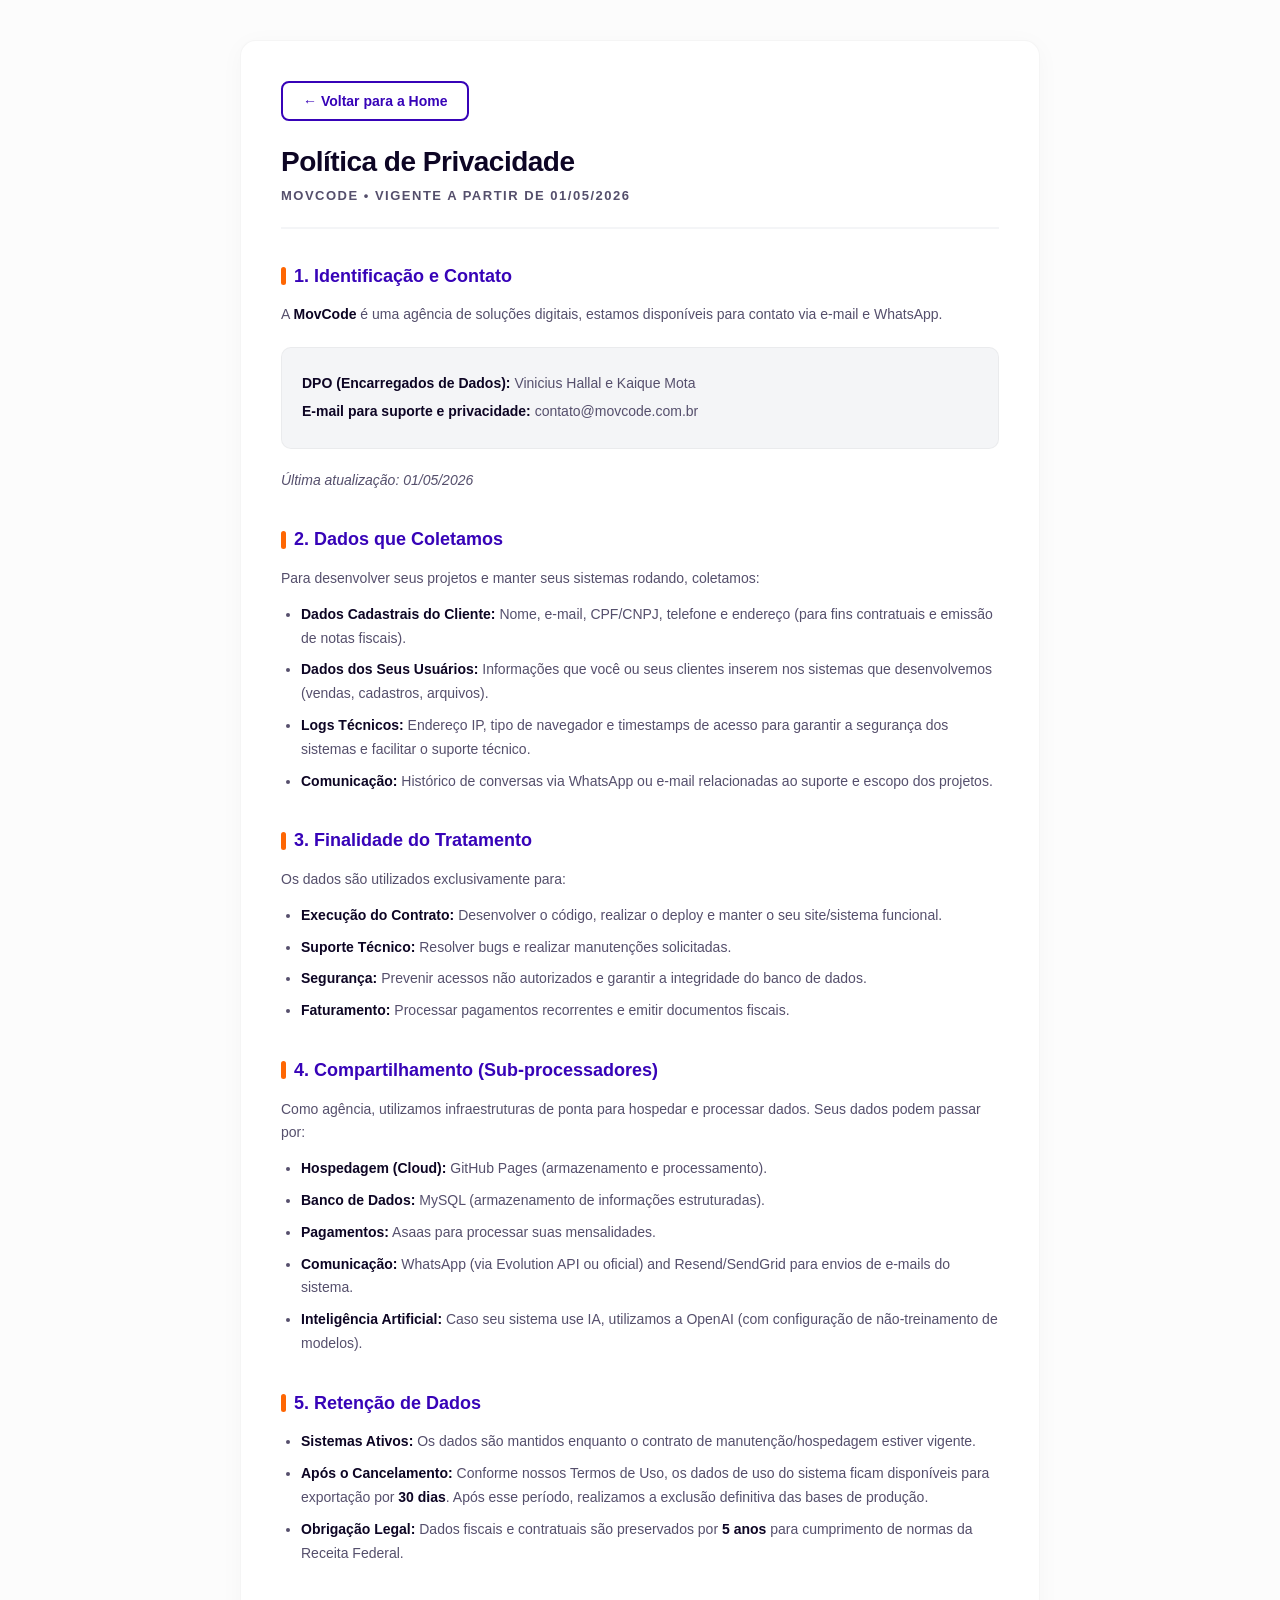
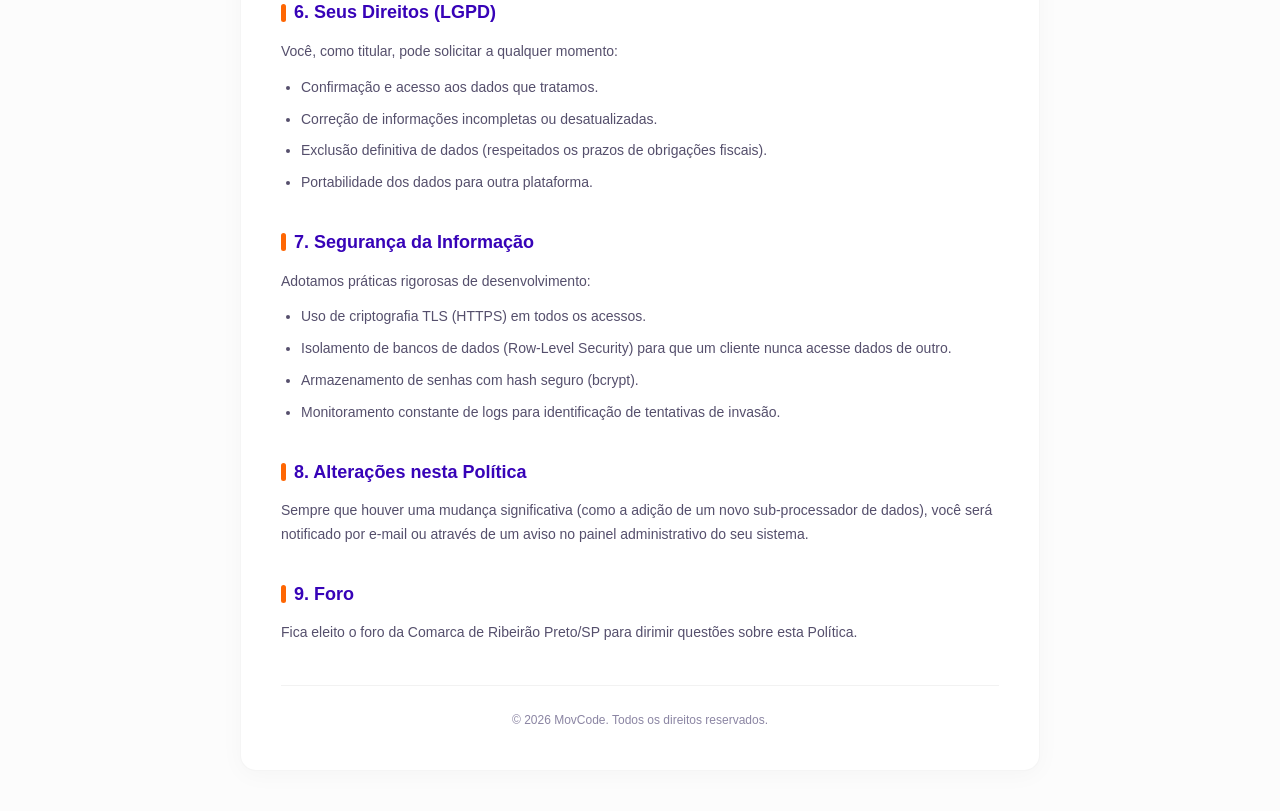
<file: politica.html>
<!DOCTYPE html>
<html lang="pt-br">
<head>
    <!-- Google tag (gtag.js) -->
<script async src="https://www.googletagmanager.com/gtag/js?id=G-1CKRK3S37W"></script>
<script>
  window.dataLayer = window.dataLayer || [];
  function gtag(){dataLayer.push(arguments);}
  gtag('js', new Date());

  gtag('config', 'G-1CKRK3S37W');
</script>
    <meta charset="UTF-8">
    <meta name="viewport" content="width=device-width, initial-scale=1.0">
    <title>Política de Privacidade - MovCode</title>
    <style>
        :root {
            --primaria: #3703B8;
            --destaque: #FE6603;
            --branco: #FFFFFF;
            --escuro: #0D0524;
            --cinza-claro: #F4F5F7;
            --texto-secundario: #554f6c;
        }

        * { 
            margin: 0; 
            padding: 0; 
            box-sizing: border-box; 
            font-family: 'Poppins', sans-serif; 
        }

        body { 
            color: var(--escuro); 
            background-color: #fcfcfc; 
            line-height: 1.7; 
            padding: 40px 16px;
            min-height: 100vh;
            display: flex;
            flex-direction: column;
            align-items: center;
        }

        .container-privacidade {
            width: 100%;
            max-width: 800px;
            background: var(--branco);
            padding: 40px;
            border-radius: 16px;
            box-shadow: 0 4px 24px rgba(0,0,0,0.03);
            border: 1px solid rgba(0,0,0,0.04);
        }

        .btn-voltar-home {
            display: inline-flex;
            align-items: center;
            gap: 8px;
            background-color: transparent;
            border: 2px solid var(--primaria);
            color: var(--primaria);
            padding: 10px 20px;
            border-radius: 8px;
            font-size: 14px;
            font-weight: 600;
            cursor: pointer;
            transition: all 0.3s ease;
            text-decoration: none;
            margin-bottom: 24px;
        }

        .btn-voltar-home:hover {
            background-color: var(--primaria);
            color: var(--branco);
        }

        header {
            border-bottom: 2px solid var(--cinza-claro);
            padding-bottom: 20px;
            margin-bottom: 32px;
        }

        h1 {
            color: var(--escuro);
            font-size: 28px;
            margin-bottom: 6px;
            line-height: 1.2;
            letter-spacing: -0.5px;
        }

        .version {
            color: var(--texto-secundario);
            font-size: 13px;
            text-transform: uppercase;
            letter-spacing: 1.5px;
            font-weight: 600;
        }

        section {
            margin-bottom: 32px;
        }

        h2 {
            color: var(--primaria);
            font-size: 18px;
            margin-bottom: 12px;
            display: flex;
            align-items: center;
            gap: 8px;
        }

        h2::before {
            content: '';
            display: inline-block;
            width: 5px;
            height: 18px;
            background-color: var(--destaque);
            border-radius: 4px;
        }

        p, li {
            font-size: 14px;
            margin-bottom: 12px;
            color: var(--texto-secundario);
        }

        ul {
            padding-left: 20px;
            margin-bottom: 16px;
        }

        li {
            margin-bottom: 8px;
        }

        strong {
            color: var(--escuro);
            font-weight: 600;
        }

        .contact-box {
            background-color: var(--cinza-claro);
            border: 1px solid rgba(0,0,0,0.04);
            padding: 20px;
            border-radius: 10px;
            margin: 20px 0;
        }

        .contact-box p {
            margin: 4px 0;
            font-size: 14px;
        }

        .footer {
            margin-top: 40px;
            font-size: 12px;
            color: #8b85a3;
            text-align: center;
            border-top: 1px solid rgba(0,0,0,0.05);
            padding-top: 24px;
            font-weight: 500;
        }

        @media (max-width: 600px) {
            body { padding: 16px 8px; }
            .container-privacidade { padding: 24px 16px; }
            h1 { font-size: 22px; }
            h2 { font-size: 16px; }
            p, li { font-size: 13px; }
        }
    </style>
</head>
<body>

    <div class="container-privacidade">
        
        <button id="btn-voltar-home" class="btn-voltar-home" onclick="window.location.href='index.html'">
            &larr; Voltar para a Home
        </button>

        <header>
            <h1>Política de Privacidade</h1>
            <div class="version">MovCode &bull; Vigente a partir de 01/05/2026</div>
        </header>

        <section>
            <h2>1. Identificação e Contato</h2>
            <p>A <strong>MovCode</strong> é uma agência de soluções digitais, estamos disponíveis para contato via e-mail e WhatsApp.</p>
            <div class="contact-box">
                <p><strong>DPO (Encarregados de Dados):</strong> Vinicius Hallal e Kaique Mota</p>
                <p><strong>E-mail para suporte e privacidade:</strong> contato@movcode.com.br</p>
            </div>
            <p><em>Última atualização: 01/05/2026</em></p>
        </section>

        <section>
            <h2>2. Dados que Coletamos</h2>
            <p>Para desenvolver seus projetos e manter seus sistemas rodando, coletamos:</p>
            <ul>
                <li><strong>Dados Cadastrais do Cliente:</strong> Nome, e-mail, CPF/CNPJ, telefone e endereço (para fins contratuais e emissão de notas fiscais).</li>
                <li><strong>Dados dos Seus Usuários:</strong> Informações que você ou seus clientes inserem nos sistemas que desenvolvemos (vendas, cadastros, arquivos).</li>
                <li><strong>Logs Técnicos:</strong> Endereço IP, tipo de navegador e timestamps de acesso para garantir a segurança dos sistemas e facilitar o suporte técnico.</li>
                <li><strong>Comunicação:</strong> Histórico de conversas via WhatsApp ou e-mail relacionadas ao suporte e escopo dos projetos.</li>
            </ul>
        </section>

        <section>
            <h2>3. Finalidade do Tratamento</h2>
            <p>Os dados são utilizados exclusivamente para:</p>
            <ul>
                <li><strong>Execução do Contrato:</strong> Desenvolver o código, realizar o deploy e manter o seu site/sistema funcional.</li>
                <li><strong>Suporte Técnico:</strong> Resolver bugs e realizar manutenções solicitadas.</li>
                <li><strong>Segurança:</strong> Prevenir acessos não autorizados e garantir a integridade do banco de dados.</li>
                <li><strong>Faturamento:</strong> Processar pagamentos recorrentes e emitir documentos fiscais.</li>
            </ul>
        </section>

        <section>
            <h2>4. Compartilhamento (Sub-processadores)</h2>
            <p>Como agência, utilizamos infraestruturas de ponta para hospedar e processar dados. Seus dados podem passar por:</p>
            <ul>
                <li><strong>Hospedagem (Cloud):</strong> GitHub Pages (armazenamento e processamento).</li>
                <li><strong>Banco de Dados:</strong> MySQL (armazenamento de informações estruturadas).</li>
                <li><strong>Pagamentos:</strong> Asaas para processar suas mensalidades.</li>
                <li><strong>Comunicação:</strong> WhatsApp (via Evolution API ou oficial) and Resend/SendGrid para envios de e-mails do sistema.</li>
                <li><strong>Inteligência Artificial:</strong> Caso seu sistema use IA, utilizamos a OpenAI (com configuração de não-treinamento de modelos).</li>
            </ul>
        </section>

        <section>
            <h2>5. Retenção de Dados</h2>
            <ul>
                <li><strong>Sistemas Ativos:</strong> Os dados são mantidos enquanto o contrato de manutenção/hospedagem estiver vigente.</li>
                <li><strong>Após o Cancelamento:</strong> Conforme nossos Termos de Uso, os dados de uso do sistema ficam disponíveis para exportação por <strong>30 dias</strong>. Após esse período, realizamos a exclusão definitiva das bases de produção.</li>
                <li><strong>Obrigação Legal:</strong> Dados fiscais e contratuais são preservados por <strong>5 anos</strong> para cumprimento de normas da Receita Federal.</li>
            </ul>
        </section>

        <section>
            <h2>6. Seus Direitos (LGPD)</h2>
            <p>Você, como titular, pode solicitar a qualquer momento:</p>
            <ul>
                <li>Confirmação e acesso aos dados que tratamos.</li>
                <li>Correção de informações incompletas ou desatualizadas.</li>
                <li>Exclusão definitiva de dados (respeitados os prazos de obrigações fiscais).</li>
                <li>Portabilidade dos dados para outra plataforma.</li>
            </ul>
        </section>

        <section>
            <h2>7. Segurança da Informação</h2>
            <p>Adotamos práticas rigorosas de desenvolvimento:</p>
            <ul>
                <li>Uso de criptografia TLS (HTTPS) em todos os acessos.</li>
                <li>Isolamento de bancos de dados (Row-Level Security) para que um cliente nunca acesse dados de outro.</li>
                <li>Armazenamento de senhas com hash seguro (bcrypt).</li>
                <li>Monitoramento constante de logs para identificação de tentativas de invasão.</li>
            </ul>
        </section>

        <section>
            <h2>8. Alterações nesta Política</h2>
            <p>Sempre que houver uma mudança significativa (como a adição de um novo sub-processador de dados), você será notificado por e-mail ou através de um aviso no painel administrativo do seu sistema.</p>
        </section>

        <section>
            <h2>9. Foro</h2>
            <p>Fica eleito o foro da Comarca de Ribeirão Preto/SP para dirimir questões sobre esta Política.</p>
        </section>

        <div class="footer">
            &copy; <span id="year">2026</span> MovCode. Todos os direitos reservados.
        </div>
        
    </div>

    <script>
        document.addEventListener('DOMContentLoaded', () => {
            const yearSpan = document.getElementById('year');
            if (yearSpan) {
                yearSpan.textContent = new Date().getFullYear();
            }
        });
    </script>
</body>
</html>
</file>
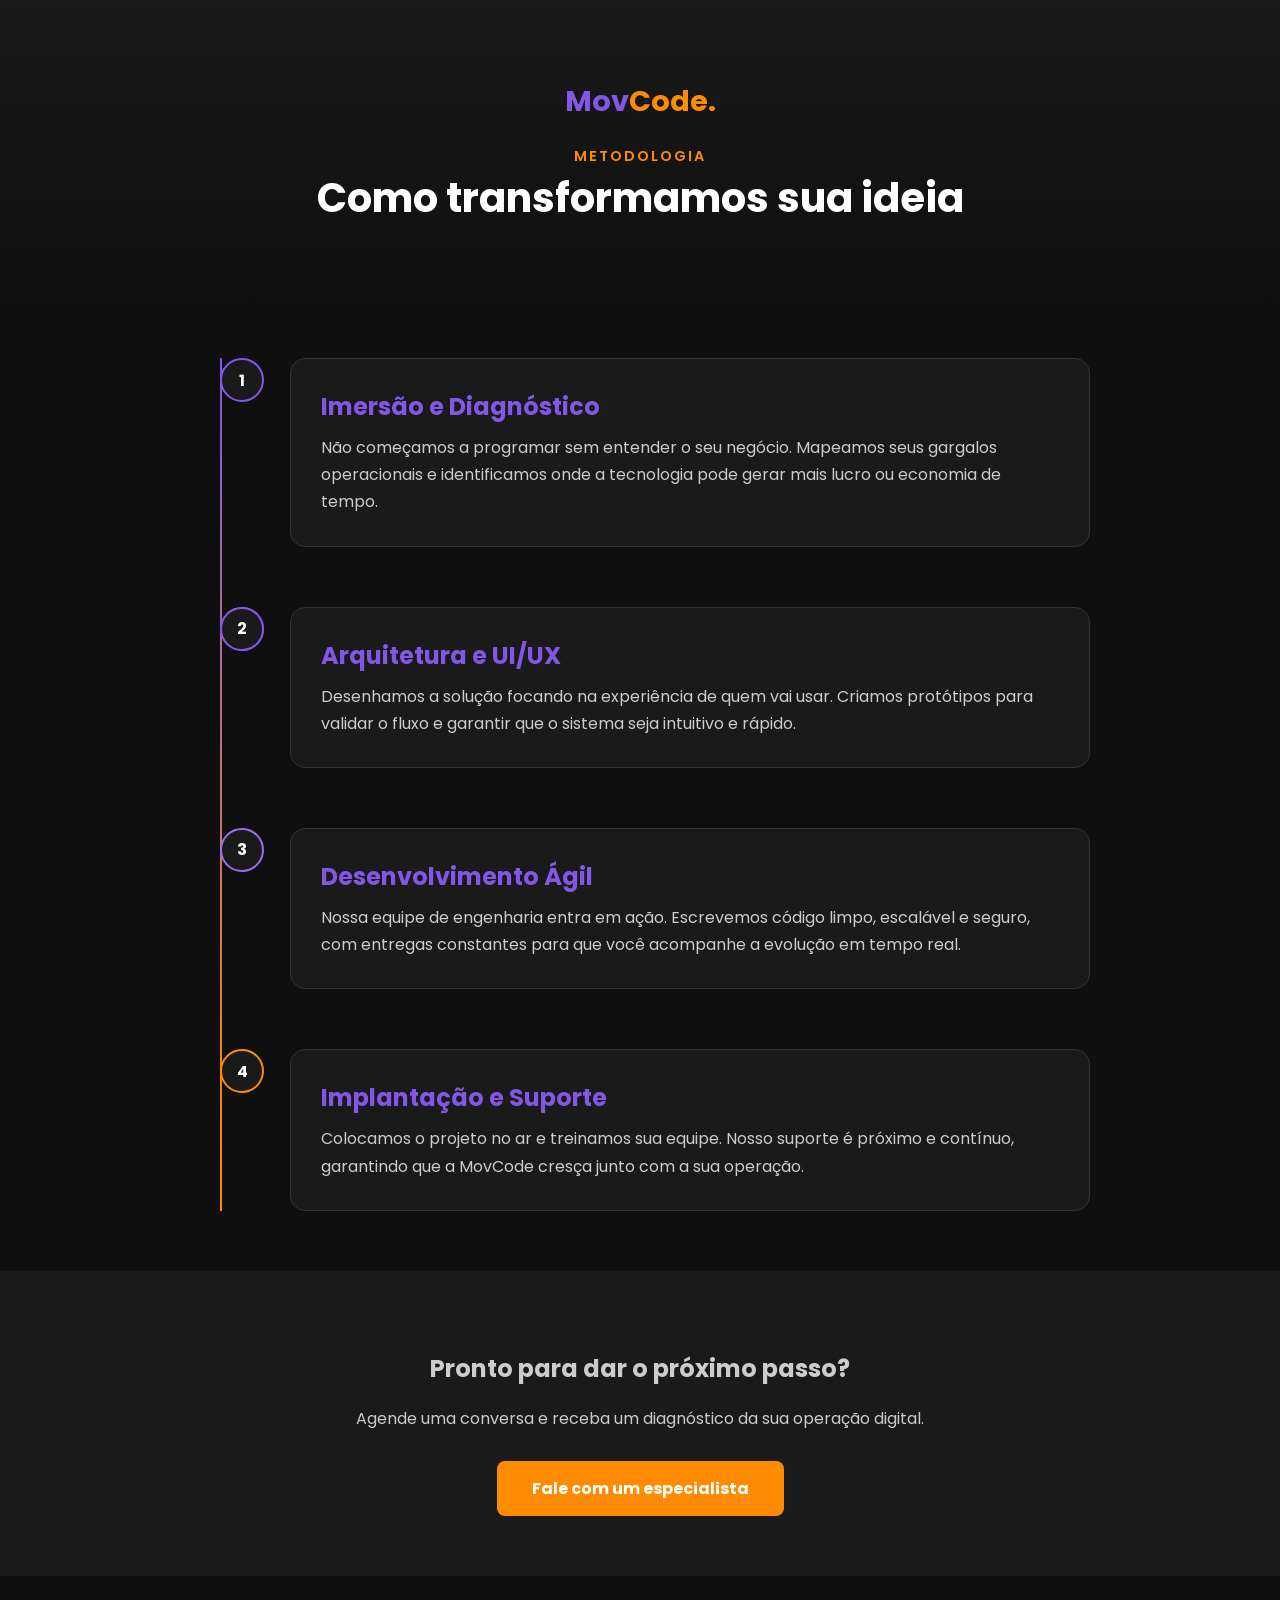
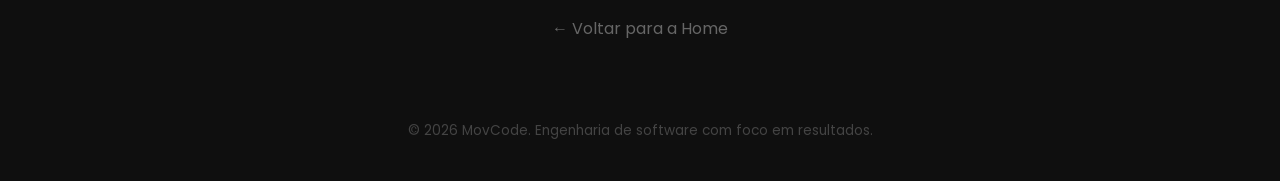
<file: processo.html>
<!DOCTYPE html>
<html lang="pt-BR">
<head>
    <!-- Google tag (gtag.js) -->
<script async src="https://www.googletagmanager.com/gtag/js?id=G-1CKRK3S37W"></script>
<script>
  window.dataLayer = window.dataLayer || [];
  function gtag(){dataLayer.push(arguments);}
  gtag('js', new Date());

  gtag('config', 'G-1CKRK3S37W');
</script>
    <meta charset="UTF-8">
    <meta name="viewport" content="width=device-width, initial-scale=1.0">
    <title>Nosso Processo | MovCode</title>
    <link href="https://fonts.googleapis.com/css2?family=Poppins:wght@300;400;600;700&display=swap" rel="stylesheet">
    <style>
        body {
            font-family: 'Poppins', sans-serif;
            background-color: #0f0f0f;
            color: #ccc;
            margin: 0;
            padding: 0;
        }
        .header-processo {
            padding: 80px 20px;
            text-align: center;
            background: linear-gradient(180deg, #1a1a1a 0%, #0f0f0f 100%);
        }
        .logo-box {
            font-size: 1.8rem;
            font-weight: bold;
            margin-bottom: 20px;
            display: block;
            text-decoration: none;
        }
        h1 {
            color: #fff;
            font-size: 2.5rem;
            margin: 0;
        }
        .subtitle {
            color: #ff8c00;
            font-weight: 600;
            text-transform: uppercase;
            font-size: 0.9rem;
            letter-spacing: 2px;
        }
        .timeline-container {
            max-width: 900px;
            margin: 50px auto;
            padding: 0 20px;
            position: relative;
        }
        /* Linha central da timeline */
        .timeline-container::before {
            content: '';
            position: absolute;
            left: 50px;
            top: 0;
            bottom: 0;
            width: 2px;
            background: linear-gradient(to bottom, #8257e5, #ff8c00);
        }
        .step {
            position: relative;
            margin-bottom: 60px;
            padding-left: 100px;
        }
        .step-number {
            position: absolute;
            left: 30px;
            top: 0;
            width: 40px;
            height: 40px;
            background: #1a1a1a;
            border: 2px solid #8257e5;
            border-radius: 50%;
            display: flex;
            align-items: center;
            justify-content: center;
            color: #fff;
            font-weight: bold;
            z-index: 2;
        }
        .step-content {
            background: #1a1a1a;
            padding: 30px;
            border-radius: 15px;
            border: 1px solid #333;
            transition: border-color 0.3s;
        }
        .step:hover .step-content {
            border-color: #8257e5;
        }
        .step h3 {
            color: #8257e5;
            margin: 0 0 10px 0;
            font-size: 1.5rem;
        }
        .step p {
            margin: 0;
            line-height: 1.7;
        }
        .cta-box {
            text-align: center;
            padding: 60px 20px;
            background: #1a1a1a;
            margin-top: 50px;
        }
        .btn-contato {
            background: #ff8c00;
            color: #fff;
            padding: 15px 35px;
            border-radius: 8px;
            text-decoration: none;
            font-weight: bold;
            display: inline-block;
            transition: opacity 0.3s;
        }
        .btn-contato:hover {
            opacity: 0.9;
        }
        .back-home {
            display: block;
            text-align: center;
            margin: 40px auto;
            color: #666;
            text-decoration: none;
        }
        footer {
            text-align: center;
            padding: 40px;
            color: #444;
            font-size: 0.85rem;
        }
    </style>
</head>
<body>

    <header class="header-processo">
        <a href="index.html" class="logo-box">
            <span style="color: #8257e5;">Mov</span><span style="color: #ff8c00;">Code.</span>
        </a>
        <span class="subtitle">Metodologia</span>
        <h1>Como transformamos sua ideia</h1>
    </header>

    <div class="timeline-container">
        
        <div class="step">
            <div class="step-number">1</div>
            <div class="step-content">
                <h3>Imersão e Diagnóstico</h3>
                <p>Não começamos a programar sem entender o seu negócio. Mapeamos seus gargalos operacionais e identificamos onde a tecnologia pode gerar mais lucro ou economia de tempo.</p>
            </div>
        </div>

        <div class="step">
            <div class="step-number">2</div>
            <div class="step-number" style="border-color: #8257e5;">2</div>
            <div class="step-content">
                <h3>Arquitetura e UI/UX</h3>
                <p>Desenhamos a solução focando na experiência de quem vai usar. Criamos protótipos para validar o fluxo e garantir que o sistema seja intuitivo e rápido.</p>
            </div>
        </div>

        <div class="step">
            <div class="step-number" style="border-color: #9b6ef3;">3</div>
            <div class="step-content">
                <h3>Desenvolvimento Ágil</h3>
                <p>Nossa equipe de engenharia entra em ação. Escrevemos código limpo, escalável e seguro, com entregas constantes para que você acompanhe a evolução em tempo real.</p>
            </div>
        </div>

        <div class="step">
            <div class="step-number" style="border-color: #ff8c00;">4</div>
            <div class="step-content">
                <h3>Implantação e Suporte</h3>
                <p>Colocamos o projeto no ar e treinamos sua equipe. Nosso suporte é próximo e contínuo, garantindo que a MovCode cresça junto com a sua operação.</p>
            </div>
        </div>

    </div>

    <div class="cta-box">
        <h2>Pronto para dar o próximo passo?</h2>
        <p style="margin-bottom: 30px;">Agende uma conversa e receba um diagnóstico da sua operação digital.</p>
        <a href="index.html#contato" class="btn-contato">Fale com um especialista</a>
    </div>

    <a href="index.html" class="back-home">← Voltar para a Home</a>

    <footer>
        &copy; 2026 MovCode. Engenharia de software com foco em resultados.
    </footer>

</body>
</html>
</file>
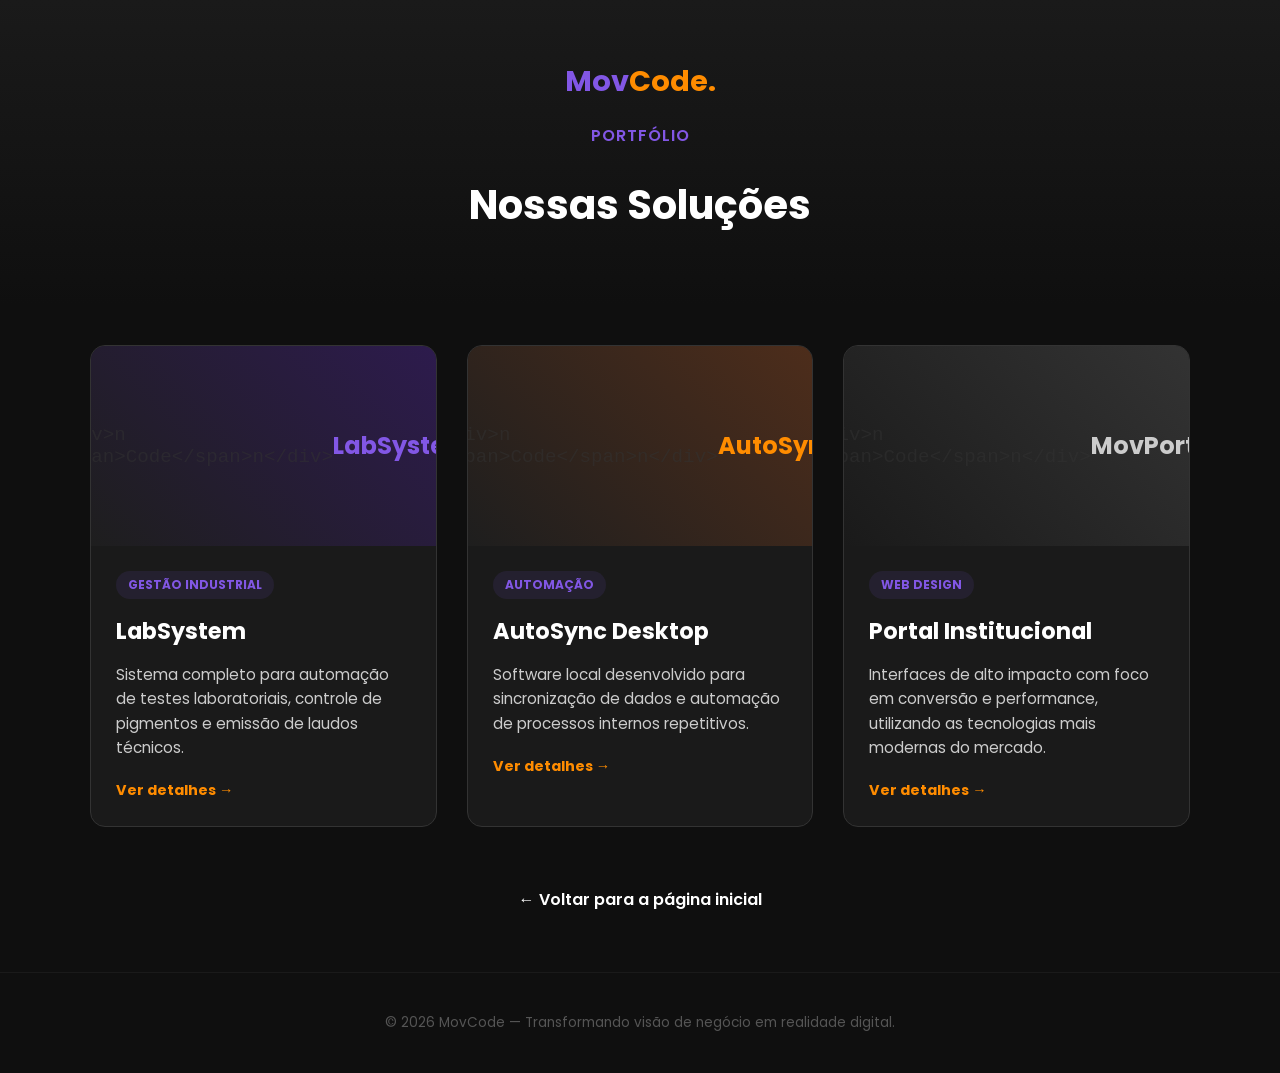
<file: projetos.html>
<!DOCTYPE html>
<html lang="pt-BR">
<head>
    <!-- Google tag (gtag.js) -->
<script async src="https://www.googletagmanager.com/gtag/js?id=G-1CKRK3S37W"></script>
<script>
  window.dataLayer = window.dataLayer || [];
  function gtag(){dataLayer.push(arguments);}
  gtag('js', new Date());

  gtag('config', 'G-1CKRK3S37W');
</script>
    <meta charset="UTF-8">
    <meta name="viewport" content="width=device-width, initial-scale=1.0">
    <title>Projetos | MovCode</title>
    <link href="https://fonts.googleapis.com/css2?family=Poppins:wght@300;400;600;700&display=swap" rel="stylesheet">
    <style>
        body {
            font-family: 'Poppins', sans-serif;
            background-color: #0f0f0f;
            color: #ccc;
            margin: 0;
            padding: 0;
        }
        .header-projetos {
            padding: 60px 20px;
            text-align: center;
            background: linear-gradient(180deg, #1a1a1a 0%, #0f0f0f 100%);
        }
        .logo-box {
            font-size: 1.8rem;
            font-weight: bold;
            margin-bottom: 20px;
            display: block;
            text-decoration: none;
        }
        h1 {
            color: #fff;
            font-size: 2.5rem;
            margin-bottom: 10px;
        }
        .subtitle {
            color: #8257e5;
            font-weight: 600;
            letter-spacing: 1px;
            text-transform: uppercase;
        }
        .container {
            max-width: 1100px;
            margin: 40px auto;
            padding: 0 20px;
            display: grid;
            grid-template-columns: repeat(auto-fit, minmax(320px, 1fr));
            gap: 30px;
        }
        .projeto-card {
            background: #1a1a1a;
            border: 1px solid #333;
            border-radius: 15px;
            overflow: hidden;
            transition: transform 0.3s ease, border-color 0.3s ease;
        }
        .projeto-card:hover {
            transform: translateY(-10px);
            border-color: #8257e5;
        }
        .projeto-thumb {
            height: 200px;
            background: #252525;
            display: flex;
            align-items: center;
            justify-content: center;
            position: relative;
            overflow: hidden;
        }
        /* Efeito de código no fundo do card */
        .projeto-thumb::before {
            content: "<div>\n  <span>Code</span>\n</div>";
            font-family: monospace;
            color: #333;
            font-size: 1.2rem;
            opacity: 0.5;
        }
        .projeto-content {
            padding: 25px;
        }
        .projeto-tag {
            background: rgba(130, 87, 229, 0.1);
            color: #8257e5;
            padding: 5px 12px;
            border-radius: 20px;
            font-size: 0.75rem;
            font-weight: bold;
            display: inline-block;
            margin-bottom: 15px;
        }
        h3 {
            color: #fff;
            margin: 0 0 10px 0;
            font-size: 1.4rem;
        }
        p {
            font-size: 0.95rem;
            line-height: 1.6;
            margin-bottom: 20px;
        }
        .btn-view {
            color: #ff8c00;
            text-decoration: none;
            font-weight: bold;
            font-size: 0.9rem;
            display: flex;
            align-items: center;
            gap: 5px;
        }
        .btn-view:hover {
            text-decoration: underline;
        }
        .back-home {
            display: block;
            text-align: center;
            margin: 60px auto;
            color: #fff;
            text-decoration: none;
            font-weight: 600;
            transition: color 0.3s;
        }
        .back-home:hover {
            color: #8257e5;
        }
        footer {
            text-align: center;
            padding: 40px;
            color: #555;
            font-size: 0.85rem;
            border-top: 1px solid #1a1a1a;
        }
    </style>
</head>
<body>

    <header class="header-projetos">
        <a href="index.html" class="logo-box">
            <span style="color: #8257e5;">Mov</span><span style="color: #ff8c00;">Code.</span>
        </a>
        <span class="subtitle">Portfólio</span>
        <h1>Nossas Soluções</h1>
    </header>

    <div class="container">
        
        <!-- Projeto 1 -->
        <div class="projeto-card">
            <div class="projeto-thumb" style="background: linear-gradient(45deg, #1e1e1e, #2d1b4d);">
                <span style="color: #8257e5; font-weight: bold; font-size: 1.5rem;">LabSystem</span>
            </div>
            <div class="projeto-content">
                <span class="projeto-tag">GESTÃO INDUSTRIAL</span>
                <h3>LabSystem</h3>
                <p>Sistema completo para automação de testes laboratoriais, controle de pigmentos e emissão de laudos técnicos.</p>
                <a href="#" class="btn-view">Ver detalhes →</a>
            </div>
        </div>

        <!-- Projeto 2 -->
        <div class="projeto-card">
            <div class="projeto-thumb" style="background: linear-gradient(45deg, #1e1e1e, #4d2d1b);">
                <span style="color: #ff8c00; font-weight: bold; font-size: 1.5rem;">AutoSync</span>
            </div>
            <div class="projeto-content">
                <span class="projeto-tag">AUTOMAÇÃO</span>
                <h3>AutoSync Desktop</h3>
                <p>Software local desenvolvido para sincronização de dados e automação de processos internos repetitivos.</p>
                <a href="#" class="btn-view">Ver detalhes →</a>
            </div>
        </div>

        <!-- Projeto 3 -->
        <div class="projeto-card">
            <div class="projeto-thumb" style="background: linear-gradient(45deg, #1a1a1a, #333);">
                <span style="color: #ccc; font-weight: bold; font-size: 1.5rem;">MovPortal</span>
            </div>
            <div class="projeto-content">
                <span class="projeto-tag">WEB DESIGN</span>
                <h3>Portal Institucional</h3>
                <p>Interfaces de alto impacto com foco em conversão e performance, utilizando as tecnologias mais modernas do mercado.</p>
                <a href="#" class="btn-view">Ver detalhes →</a>
            </div>
        </div>

    </div>

    <a href="index.html" class="back-home">← Voltar para a página inicial</a>

    <footer>
        &copy; 2026 MovCode — Transformando visão de negócio em realidade digital.
    </footer>

</body>
</html>
</file>
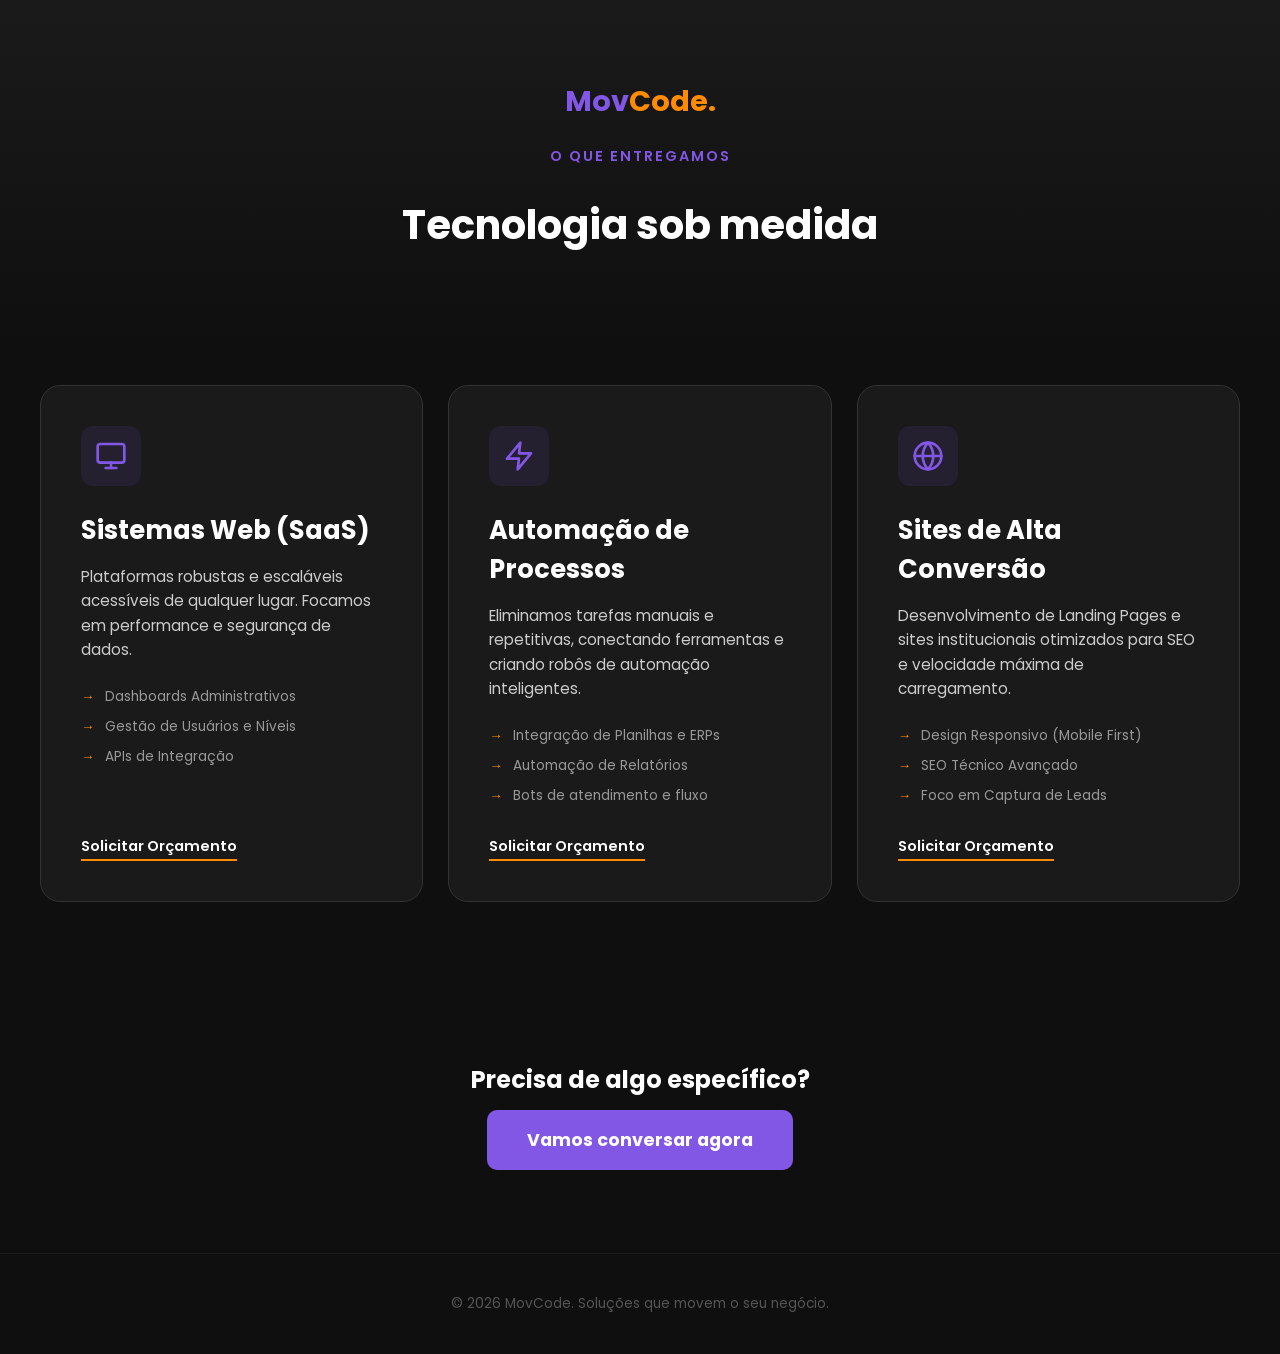
<file: servicos.html>
<!DOCTYPE html>
<html lang="pt-BR">
<head>
    <!-- Google tag (gtag.js) -->
<script async src="https://www.googletagmanager.com/gtag/js?id=G-1CKRK3S37W"></script>
<script>
  window.dataLayer = window.dataLayer || [];
  function gtag(){dataLayer.push(arguments);}
  gtag('js', new Date());

  gtag('config', 'G-1CKRK3S37W');
</script>
    <meta charset="UTF-8">
    <meta name="viewport" content="width=device-width, initial-scale=1.0">
    <title>Serviços | MovCode</title>
    <link href="https://fonts.googleapis.com/css2?family=Poppins:wght@300;400;600;700&display=swap" rel="stylesheet">
    <style>
        body {
            font-family: 'Poppins', sans-serif;
            background-color: #0f0f0f;
            color: #ccc;
            margin: 0;
            padding: 0;
        }
        .header-servicos {
            padding: 80px 20px;
            text-align: center;
            background: linear-gradient(180deg, #1a1a1a 0%, #0f0f0f 100%);
        }
        .logo-box {
            font-size: 1.8rem;
            font-weight: bold;
            margin-bottom: 20px;
            display: block;
            text-decoration: none;
        }
        h1 {
            color: #fff;
            font-size: 2.5rem;
            margin-bottom: 10px;
        }
        .subtitle {
            color: #8257e5;
            font-weight: 600;
            text-transform: uppercase;
            letter-spacing: 2px;
            font-size: 0.9rem;
        }
        .container {
            max-width: 1200px;
            margin: 40px auto;
            padding: 0 20px;
            display: grid;
            grid-template-columns: repeat(auto-fit, minmax(350px, 1fr));
            gap: 25px;
        }
        .servico-card {
            background: #1a1a1a;
            border: 1px solid #333;
            padding: 40px;
            border-radius: 20px;
            transition: all 0.3s ease;
            display: flex;
            flex-direction: column;
            justify-content: space-between;
        }
        .servico-card:hover {
            border-color: #8257e5;
            background: #1e1e1e;
            transform: translateY(-5px);
        }
        .icon-box {
            width: 60px;
            height: 60px;
            background: rgba(130, 87, 229, 0.1);
            border-radius: 12px;
            display: flex;
            align-items: center;
            justify-content: center;
            margin-bottom: 25px;
            color: #8257e5;
        }
        .servico-card h2 {
            color: #fff;
            font-size: 1.6rem;
            margin-bottom: 15px;
        }
        .servico-card p {
            font-size: 0.95rem;
            line-height: 1.6;
            margin-bottom: 25px;
        }
        .features-list {
            list-style: none;
            padding: 0;
            margin-bottom: 30px;
        }
        .features-list li {
            font-size: 0.85rem;
            margin-bottom: 10px;
            display: flex;
            align-items: center;
            gap: 10px;
            color: #999;
        }
        .features-list li::before {
            content: "→";
            color: #ff8c00;
            font-weight: bold;
        }
        .btn-saiba-mais {
            color: #fff;
            text-decoration: none;
            font-weight: 600;
            font-size: 0.9rem;
            border-bottom: 2px solid #ff8c00;
            align-self: flex-start;
            padding-bottom: 2px;
        }
        .cta-final {
            text-align: center;
            padding: 100px 20px;
        }
        .btn-principal {
            background: #8257e5;
            color: #fff;
            padding: 18px 40px;
            border-radius: 10px;
            text-decoration: none;
            font-weight: bold;
            font-size: 1.1rem;
            transition: background 0.3s;
        }
        .btn-principal:hover {
            background: #6a45c7;
        }
        footer {
            text-align: center;
            padding: 40px;
            border-top: 1px solid #1a1a1a;
            color: #555;
            font-size: 0.85rem;
        }
    </style>
</head>
<body>

    <header class="header-servicos">
        <a href="index.html" class="logo-box">
            <span style="color: #8257e5;">Mov</span><span style="color: #ff8c00;">Code.</span>
        </a>
        <span class="subtitle">O que entregamos</span>
        <h1>Tecnologia sob medida</h1>
    </header>

    <div class="container">
        
        <!-- Serviço 1 -->
        <div class="servico-card">
            <div>
                <div class="icon-box">
                    <svg width="32" height="32" viewBox="0 0 24 24" fill="none" stroke="currentColor" stroke-width="2" stroke-linecap="round" stroke-linejoin="round"><rect x="2" y="3" width="20" height="14" rx="2" ry="2"></rect><line x1="8" y1="21" x2="16" y2="21"></line><line x1="12" y1="17" x2="12" y2="21"></line></svg>
                </div>
                <h2>Sistemas Web (SaaS)</h2>
                <p>Plataformas robustas e escaláveis acessíveis de qualquer lugar. Focamos em performance e segurança de dados.</p>
                <ul class="features-list">
                    <li>Dashboards Administrativos</li>
                    <li>Gestão de Usuários e Níveis</li>
                    <li>APIs de Integração</li>
                </ul>
            </div>
            <a href="index.html#contato" class="btn-saiba-mais">Solicitar Orçamento</a>
        </div>

        <!-- Serviço 2 -->
        <div class="servico-card">
            <div>
                <div class="icon-box">
                    <svg width="32" height="32" viewBox="0 0 24 24" fill="none" stroke="currentColor" stroke-width="2" stroke-linecap="round" stroke-linejoin="round"><polygon points="13 2 3 14 12 14 11 22 21 10 12 10 13 2"></polygon></svg>
                </div>
                <h2>Automação de Processos</h2>
                <p>Eliminamos tarefas manuais e repetitivas, conectando ferramentas e criando robôs de automação inteligentes.</p>
                <ul class="features-list">
                    <li>Integração de Planilhas e ERPs</li>
                    <li>Automação de Relatórios</li>
                    <li>Bots de atendimento e fluxo</li>
                </ul>
            </div>
            <a href="index.html#contato" class="btn-saiba-mais">Solicitar Orçamento</a>
        </div>

        <!-- Serviço 3 -->
        <div class="servico-card">
            <div>
                <div class="icon-box">
                    <svg width="32" height="32" viewBox="0 0 24 24" fill="none" stroke="currentColor" stroke-width="2" stroke-linecap="round" stroke-linejoin="round"><circle cx="12" cy="12" r="10"></circle><line x1="2" y1="12" x2="22" y2="12"></line><path d="M12 2a15.3 15.3 0 0 1 4 10 15.3 15.3 0 0 1-4 10 15.3 15.3 0 0 1-4-10 15.3 15.3 0 0 1 4-10z"></path></svg>
                </div>
                <h2>Sites de Alta Conversão</h2>
                <p>Desenvolvimento de Landing Pages e sites institucionais otimizados para SEO e velocidade máxima de carregamento.</p>
                <ul class="features-list">
                    <li>Design Responsivo (Mobile First)</li>
                    <li>SEO Técnico Avançado</li>
                    <li>Foco em Captura de Leads</li>
                </ul>
            </div>
            <a href="index.html#contato" class="btn-saiba-mais">Solicitar Orçamento</a>
        </div>

    </div>

    <div class="cta-final">
        <h2 style="color: #fff; margin-bottom: 30px;">Precisa de algo específico?</h2>
        <a href="index.html#contato" class="btn-principal">Vamos conversar agora</a>
    </div>

    <footer>
        &copy; 2026 MovCode. Soluções que movem o seu negócio.
    </footer>

</body>
</html>
</file>
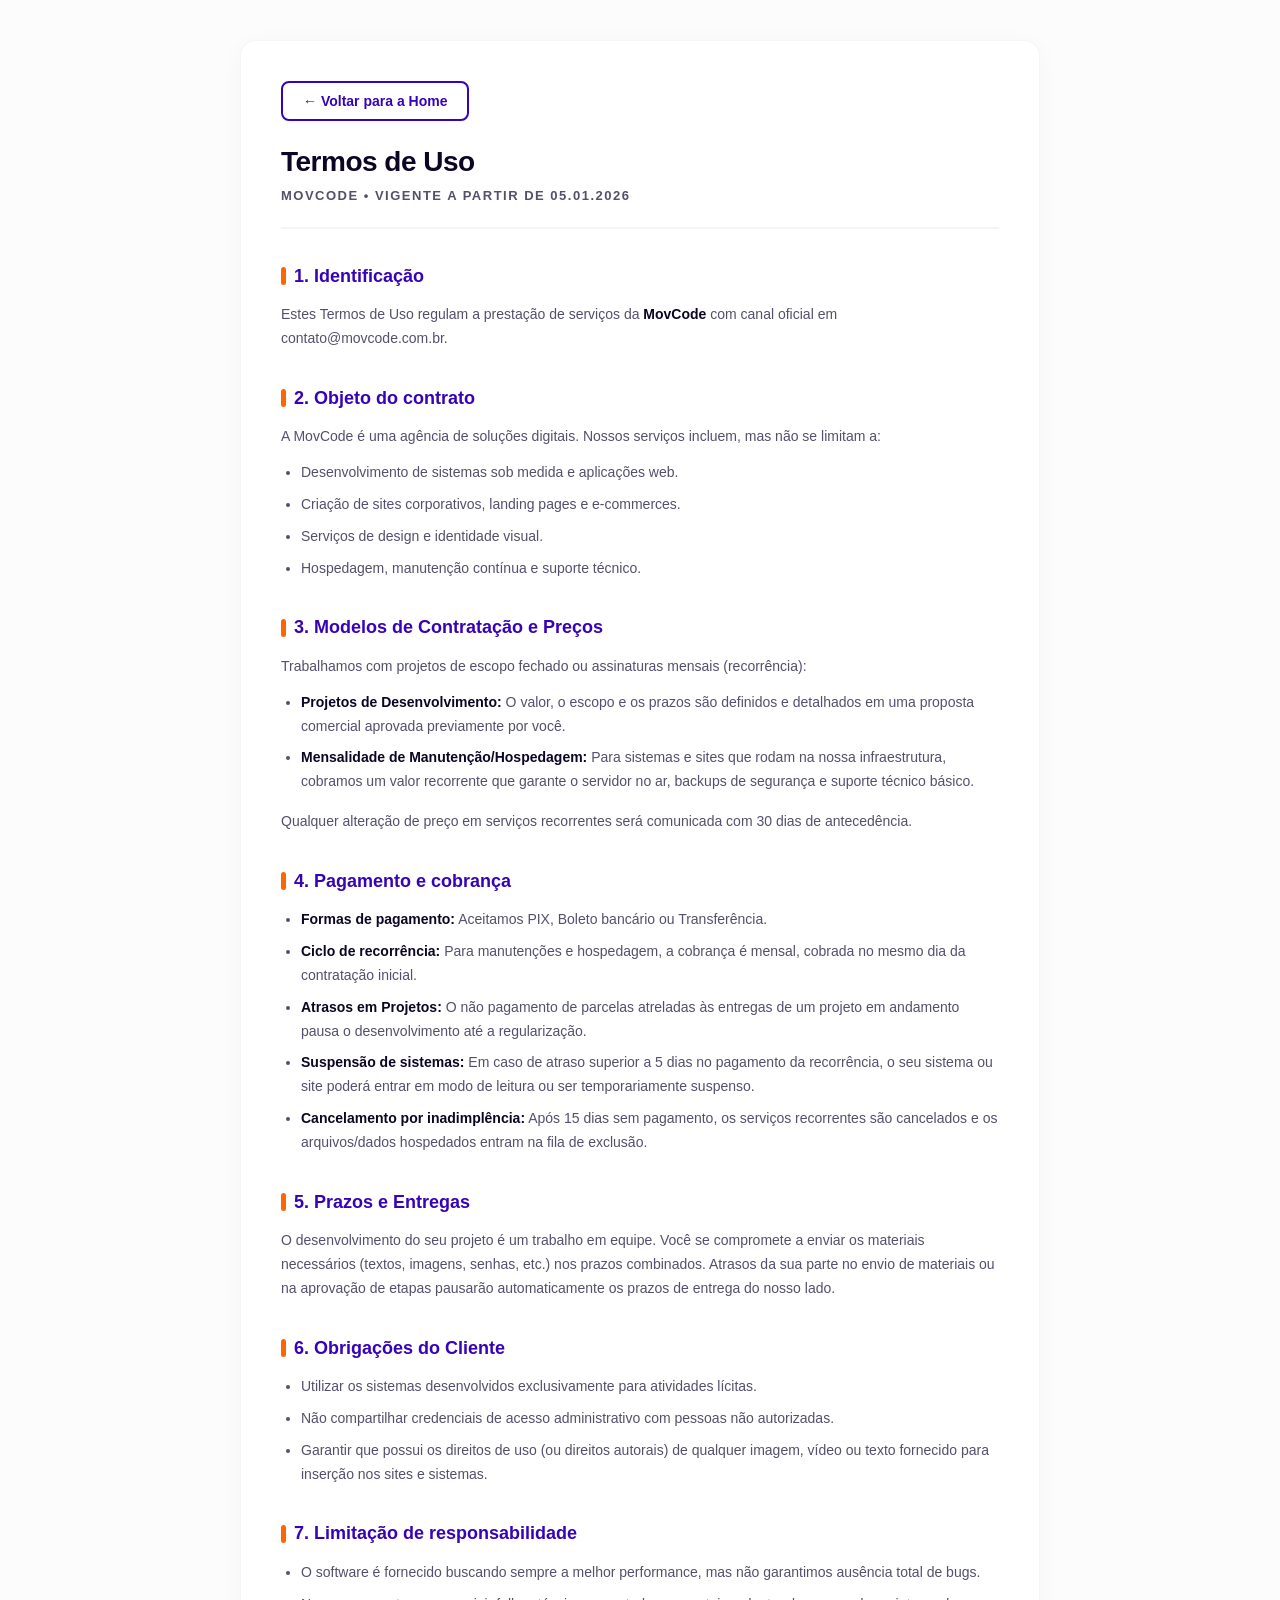
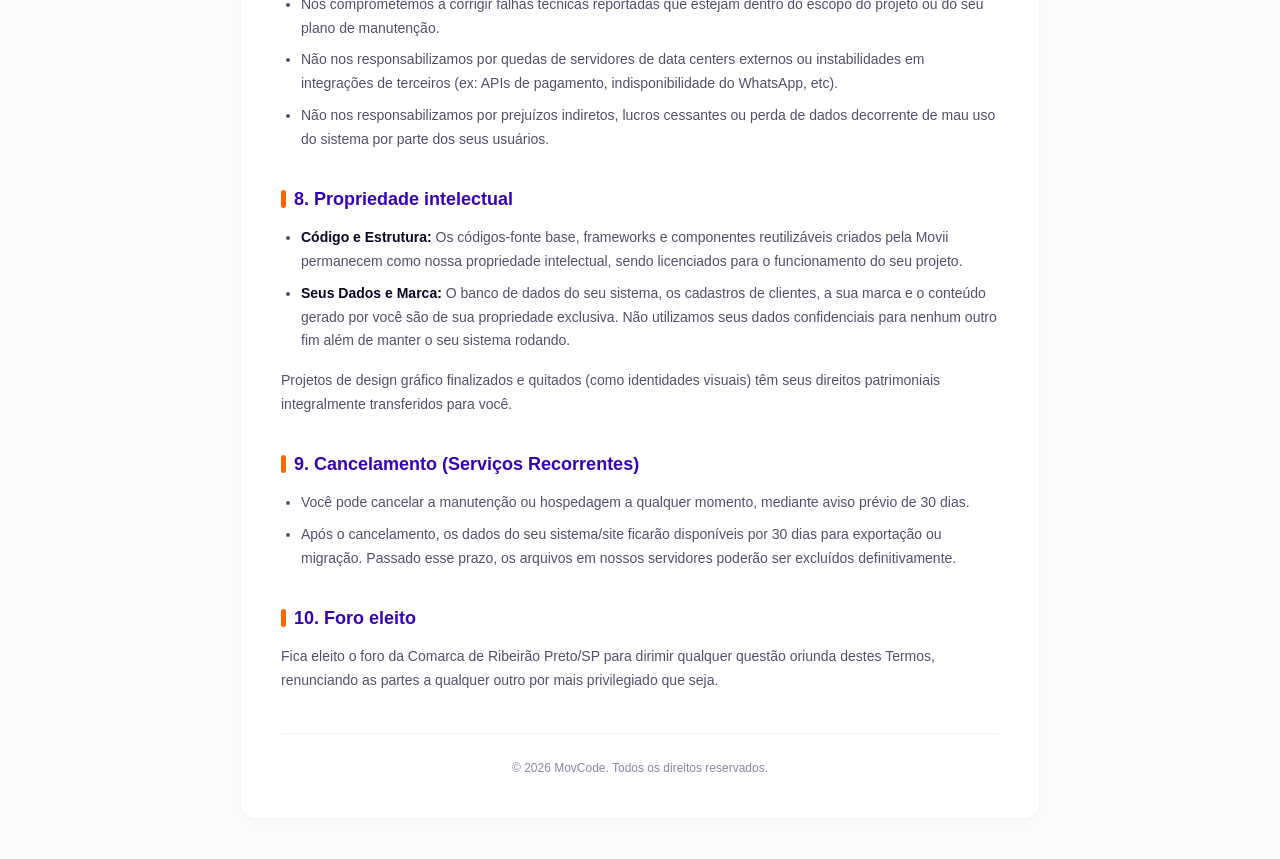
<file: termo.html>
<!DOCTYPE html>
<html lang="pt-br">
<head>
    <!-- Google tag (gtag.js) -->
<script async src="https://www.googletagmanager.com/gtag/js?id=G-1CKRK3S37W"></script>
<script>
  window.dataLayer = window.dataLayer || [];
  function gtag(){dataLayer.push(arguments);}
  gtag('js', new Date());

  gtag('config', 'G-1CKRK3S37W');
</script>
    <meta charset="UTF-8">
    <meta name="viewport" content="width=device-width, initial-scale=1.0">
    <title>Termos de Uso - MovCode</title>
    <style>
        :root {
            --primaria: #3703B8;
            --destaque: #FE6603;
            --branco: #FFFFFF;
            --escuro: #0D0524;
            --cinza-claro: #F4F5F7;
            --texto-secundario: #554f6c;
        }

        * { 
            margin: 0; 
            padding: 0; 
            box-sizing: border-box; 
            font-family: 'Poppins', sans-serif; 
        }

        body { 
            color: var(--escuro); 
            background-color: #fcfcfc; 
            line-height: 1.7; 
            padding: 40px 16px;
            min-height: 100vh;
            display: flex;
            flex-direction: column;
            align-items: center;
        }

        .container-termo {
            width: 100%;
            max-width: 800px;
            background: var(--branco);
            padding: 40px;
            border-radius: 16px;
            box-shadow: 0 4px 24px rgba(0,0,0,0.03);
            border: 1px solid rgba(0,0,0,0.04);
        }

        .btn-voltar-home {
            display: inline-flex;
            align-items: center;
            gap: 8px;
            background-color: transparent;
            border: 2px solid var(--primaria);
            color: var(--primaria);
            padding: 10px 20px;
            border-radius: 8px;
            font-size: 14px;
            font-weight: 600;
            cursor: pointer;
            transition: all 0.3s ease;
            text-decoration: none;
            margin-bottom: 24px;
        }

        .btn-voltar-home:hover {
            background-color: var(--primaria);
            color: var(--branco);
        }

        header {
            border-bottom: 2px solid var(--cinza-claro);
            padding-bottom: 20px;
            margin-bottom: 32px;
        }

        h1 {
            color: var(--escuro);
            font-size: 28px;
            margin-bottom: 6px;
            line-height: 1.2;
            letter-spacing: -0.5px;
        }

        .version {
            color: var(--texto-secundario);
            font-size: 13px;
            text-transform: uppercase;
            letter-spacing: 1.5px;
            font-weight: 600;
        }

        section {
            margin-bottom: 32px;
        }

        h2 {
            color: var(--primaria);
            font-size: 18px;
            margin-bottom: 12px;
            display: flex;
            align-items: center;
            gap: 8px;
        }

        h2::before {
            content: '';
            display: inline-block;
            width: 5px;
            height: 18px;
            background-color: var(--destaque);
            border-radius: 4px;
        }

        p, li {
            font-size: 14px;
            margin-bottom: 12px;
            color: var(--texto-secundario);
        }

        ul {
            padding-left: 20px;
            margin-bottom: 16px;
        }

        li {
            margin-bottom: 8px;
        }

        strong {
            color: var(--escuro);
            font-weight: 600;
        }

        .footer {
            margin-top: 40px;
            font-size: 12px;
            color: #8b85a3;
            text-align: center;
            border-top: 1px solid rgba(0,0,0,0.05);
            padding-top: 24px;
            font-weight: 500;
        }

        @media (max-width: 600px) {
            body { padding: 16px 8px; }
            .container-termo { padding: 24px 16px; }
            h1 { font-size: 22px; }
            h2 { font-size: 16px; }
            p, li { font-size: 13px; }
        }
    </style>
</head>
<body>

    <div class="container-termo">
        
        <button id="btn-voltar-home" class="btn-voltar-home" onclick="window.location.href='index.html'">
            &larr; Voltar para a Home
        </button>

        <header>
            <h1>Termos de Uso</h1>
            <div class="version">MovCode &bull; Vigente a partir de 05.01.2026</div>
        </header>

        <section>
            <h2>1. Identificação</h2>
            <p>Estes Termos de Uso regulam a prestação de serviços da <strong>MovCode</strong> com canal oficial em contato@movcode.com.br.</p>
        </section>

        <section>
            <h2>2. Objeto do contrato</h2>
            <p>A MovCode é uma agência de soluções digitais. Nossos serviços incluem, mas não se limitam a:</p>
            <ul>
                <li>Desenvolvimento de sistemas sob medida e aplicações web.</li>
                <li>Criação de sites corporativos, landing pages e e-commerces.</li>
                <li>Serviços de design e identidade visual.</li>
                <li>Hospedagem, manutenção contínua e suporte técnico.</li>
            </ul>
        </section>

        <section>
            <h2>3. Modelos de Contratação e Preços</h2>
            <p>Trabalhamos com projetos de escopo fechado ou assinaturas mensais (recorrência):</p>
            <ul>
                <li><strong>Projetos de Desenvolvimento:</strong> O valor, o escopo e os prazos são definidos e detalhados em uma proposta comercial aprovada previamente por você.</li>
                <li><strong>Mensalidade de Manutenção/Hospedagem:</strong> Para sistemas e sites que rodam na nossa infraestrutura, cobramos um valor recorrente que garante o servidor no ar, backups de segurança e suporte técnico básico.</li>
            </ul>
            <p>Qualquer alteração de preço em serviços recorrentes será comunicada com 30 dias de antecedência.</p>
        </section>

        <section>
            <h2>4. Pagamento e cobrança</h2>
            <ul>
                <li><strong>Formas de pagamento:</strong> Aceitamos PIX, Boleto bancário ou Transferência.</li>
                <li><strong>Ciclo de recorrência:</strong> Para manutenções e hospedagem, a cobrança é mensal, cobrada no mesmo dia da contratação inicial.</li>
                <li><strong>Atrasos em Projetos:</strong> O não pagamento de parcelas atreladas às entregas de um projeto em andamento pausa o desenvolvimento até a regularização.</li>
                <li><strong>Suspensão de sistemas:</strong> Em caso de atraso superior a 5 dias no pagamento da recorrência, o seu sistema ou site poderá entrar em modo de leitura ou ser temporariamente suspenso.</li>
                <li><strong>Cancelamento por inadimplência:</strong> Após 15 dias sem pagamento, os serviços recorrentes são cancelados e os arquivos/dados hospedados entram na fila de exclusão.</li>
            </ul>
        </section>

        <section>
            <h2>5. Prazos e Entregas</h2>
            <p>O desenvolvimento do seu projeto é um trabalho em equipe. Você se compromete a enviar os materiais necessários (textos, imagens, senhas, etc.) nos prazos combinados. Atrasos da sua parte no envio de materiais ou na aprovação de etapas pausarão automaticamente os prazos de entrega do nosso lado.</p>
        </section>

        <section>
            <h2>6. Obrigações do Cliente</h2>
            <ul>
                <li>Utilizar os sistemas desenvolvidos exclusivamente para atividades lícitas.</li>
                <li>Não compartilhar credenciais de acesso administrativo com pessoas não autorizadas.</li>
                <li>Garantir que possui os direitos de uso (ou direitos autorais) de qualquer imagem, vídeo ou texto fornecido para inserção nos sites e sistemas.</li>
            </ul>
        </section>

        <section>
            <h2>7. Limitação de responsabilidade</h2>
            <ul>
                <li>O software é fornecido buscando sempre a melhor performance, mas não garantimos ausência total de bugs.</li>
                <li>Nos comprometemos a corrigir falhas técnicas reportadas que estejam dentro do escopo do projeto ou do seu plano de manutenção.</li>
                <li>Não nos responsabilizamos por quedas de servidores de data centers externos ou instabilidades em integrações de terceiros (ex: APIs de pagamento, indisponibilidade do WhatsApp, etc).</li>
                <li>Não nos responsabilizamos por prejuízos indiretos, lucros cessantes ou perda de dados decorrente de mau uso do sistema por parte dos seus usuários.</li>
            </ul>
        </section>

        <section>
            <h2>8. Propriedade intelectual</h2>
            <ul>
                <li><strong>Código e Estrutura:</strong> Os códigos-fonte base, frameworks e componentes reutilizáveis criados pela Movii permanecem como nossa propriedade intelectual, sendo licenciados para o funcionamento do seu projeto.</li>
                <li><strong>Seus Dados e Marca:</strong> O banco de dados do seu sistema, os cadastros de clientes, a sua marca e o conteúdo gerado por você são de sua propriedade exclusiva. Não utilizamos seus dados confidenciais para nenhum outro fim além de manter o seu sistema rodando.</li>
            </ul>
            <p>Projetos de design gráfico finalizados e quitados (como identidades visuais) têm seus direitos patrimoniais integralmente transferidos para você.</p>
        </section>

        <section>
            <h2>9. Cancelamento (Serviços Recorrentes)</h2>
            <ul>
                <li>Você pode cancelar a manutenção ou hospedagem a qualquer momento, mediante aviso prévio de 30 dias.</li>
                <li>Após o cancelamento, os dados do seu sistema/site ficarão disponíveis por 30 dias para exportação ou migração. Passado esse prazo, os arquivos em nossos servidores poderão ser excluídos definitivamente.</li>
            </ul>
        </section>

        <section>
            <h2>10. Foro eleito</h2>
            <p>Fica eleito o foro da Comarca de Ribeirão Preto/SP para dirimir qualquer questão oriunda destes Termos, renunciando as partes a qualquer outro por mais privilegiado que seja.</p>
        </section>

        <div class="footer">
            &copy; <span id="year">2026</span> MovCode. Todos os direitos reservados.
        </div>
        
    </div>

    <script>
        document.addEventListener('DOMContentLoaded', () => {
            const yearSpan = document.getElementById('year');
            if (yearSpan) {
                yearSpan.textContent = new Date().getFullYear();
            }
        });
    </script>
</body>
</html>
</file>
